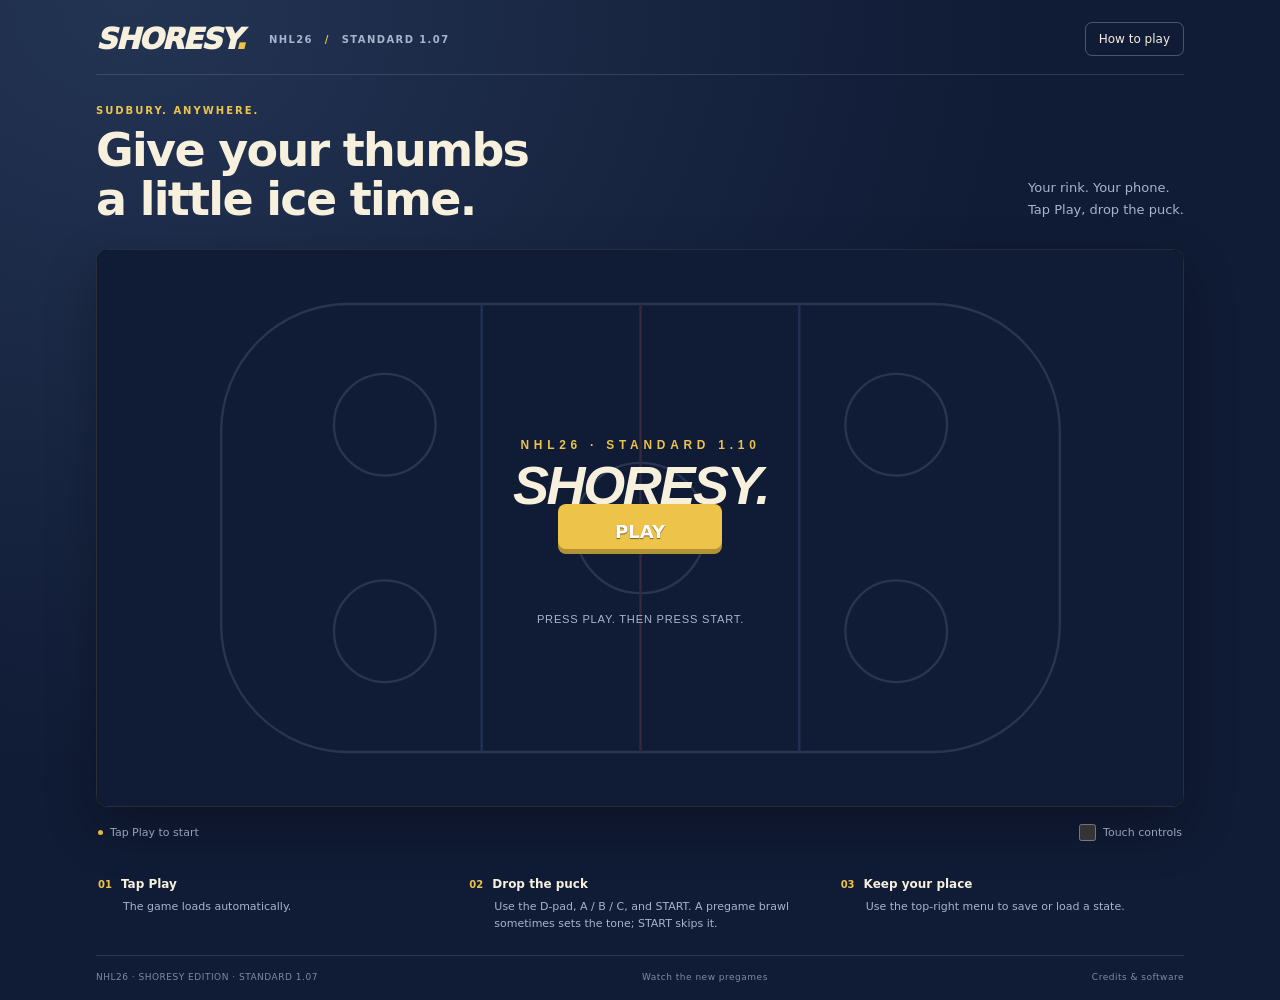
<file: site/index.html>
<!doctype html>
<html lang="en">
<head>
  <meta charset="utf-8">
  <meta name="viewport" content="width=device-width, initial-scale=1, viewport-fit=cover">
  <meta name="theme-color" content="#101b35">
  <meta name="apple-mobile-web-app-capable" content="yes">
  <meta name="apple-mobile-web-app-status-bar-style" content="black-translucent">
  <meta name="description" content="Play NHL26 Shoresy Edition in your browser. Touch controls for iPhone and Android.">
  <title>Shoresy — Play Hockey</title>
  <link rel="icon" href="assets/icon.svg" type="image/svg+xml">
  <link rel="apple-touch-icon" href="assets/icon-180.png">
  <link rel="manifest" href="manifest.webmanifest">
  <link rel="stylesheet" href="styles.css">
  <script defer src="app.js?v=1.07-nosho1"></script>
  <script defer src="controller-check.js"></script>
</head>
<body>
  <main class="shell">
    <header class="masthead">
      <a class="wordmark" href="./" aria-label="Shoresy home">SHORESY<span class="wordmark-dot">.</span></a>
      <span class="edition">NHL26 <span>/</span> STANDARD 1.07</span>
      <button class="help-button" id="help-button" type="button" aria-haspopup="dialog">How to play</button>
    </header>
    <section class="intro" aria-label="Welcome">
      <div><p class="eyebrow">SUDBURY. ANYWHERE.</p><h1>Give your thumbs<br>a little ice time.</h1></div>
      <p class="intro-note">Your rink. Your phone.<br>Tap Play, drop the puck.</p>
    </section>
    <section class="arena" id="arena" aria-label="Shoresy Genesis game">
      <div id="game"></div>
      <p id="load-status" class="load-status" role="status">Getting the rink ready…</p>
      <div id="load-error" class="load-error" role="alert" hidden>
        <h2>The game couldn’t load.</h2>
        <p id="error-message">Check your connection, then try again.</p>
        <button type="button" id="retry-button">Try again</button>
      </div>
    </section>
    <div class="under-rink">
      <p><span class="live-dot" aria-hidden="true"></span><span id="game-status">Tap Play to start</span></p>
      <label class="touch-toggle"><input id="touch-toggle" type="checkbox"> Touch controls</label>
    </div>
    <section class="quick-guide" aria-label="Quick guide">
      <div><span class="step">01</span><strong>Tap Play</strong><p>The game loads automatically.</p></div>
      <div><span class="step">02</span><strong>Drop the puck</strong><p>Use the D-pad, A / B / C, and START. A pregame brawl sometimes sets the tone; START skips it.</p></div>
      <div><span class="step">03</span><strong>Keep your place</strong><p>Use the top-right menu to save or load a state.</p></div>
    </section>
    <footer><span>NHL26 · SHORESY EDITION · STANDARD 1.07</span><a href="brawl-preview/">Watch the new pregames</a><a href="credits.html">Credits &amp; software</a></footer>
  </main>
  <dialog id="help-dialog" aria-labelledby="help-title">
    <div class="dialog-heading"><h2 id="help-title">A little pregame briefing.</h2><button type="button" id="close-help" aria-label="Close instructions">✕</button></div>
    <p>On iPhone, open in <strong>Safari</strong>. On Android, use <strong>Chrome</strong>. Tap <strong>Play</strong>. The game loads automatically.</p>
    <p>Use the <strong>D-pad</strong> to skate and <strong>A / B / C</strong> for the game’s actions. Press <strong>START</strong> to advance the title screen or pause in-game. You can skate and press an action button at the same time.</p>
    <p>The top-right game menu has <strong>Pause, Restart, Save state, and Load state</strong>. Save state downloads a file; Load state lets you pick that file to resume. On iPhone, look in Files → Downloads. Save before leaving the page.</p>
    <p>With a keyboard: <strong>arrow keys</strong> to skate, <strong>A / S / D</strong> for A / B / C, and <strong>Enter</strong> for START. Connected controllers can be mapped in the game menu.</p>
    <p>With a controller: connect it, tap <strong>Play</strong>, and press a controller button while this page is active. Open the game menu → <strong>Control Settings</strong> to select it for Player 1 or change button mappings.</p>
    <button type="button" id="controller-check-button" class="help-button">Check controller</button>
    <p>For a home-screen shortcut, use Safari’s Share → Add to Home Screen or Chrome’s menu → Add to Home screen. An internet connection is required to load the game.</p>
  </dialog>
  <dialog id="controller-dialog" aria-labelledby="controller-title">
    <div class="dialog-heading"><h2 id="controller-title">Controller check</h2><button type="button" id="close-controller-check" aria-label="Close controller check">✕</button></div>
    <p id="controller-status" role="status"></p>
    <ul id="controller-list" class="controller-list"></ul>
    <p>If your controller appears here, close this check and select it for <strong>Player 1</strong> in the game’s <strong>Control Settings</strong>. Press buttons or move a stick to see them register above.</p>
    <p>If it stays missing, reconnect the receiver or USB cable and try again with this page active. Controller details stay on your device.</p>
  </dialog>
  <noscript><p class="noscript">Please enable JavaScript to play Shoresy.</p></noscript>
</body>
</html>
</file>
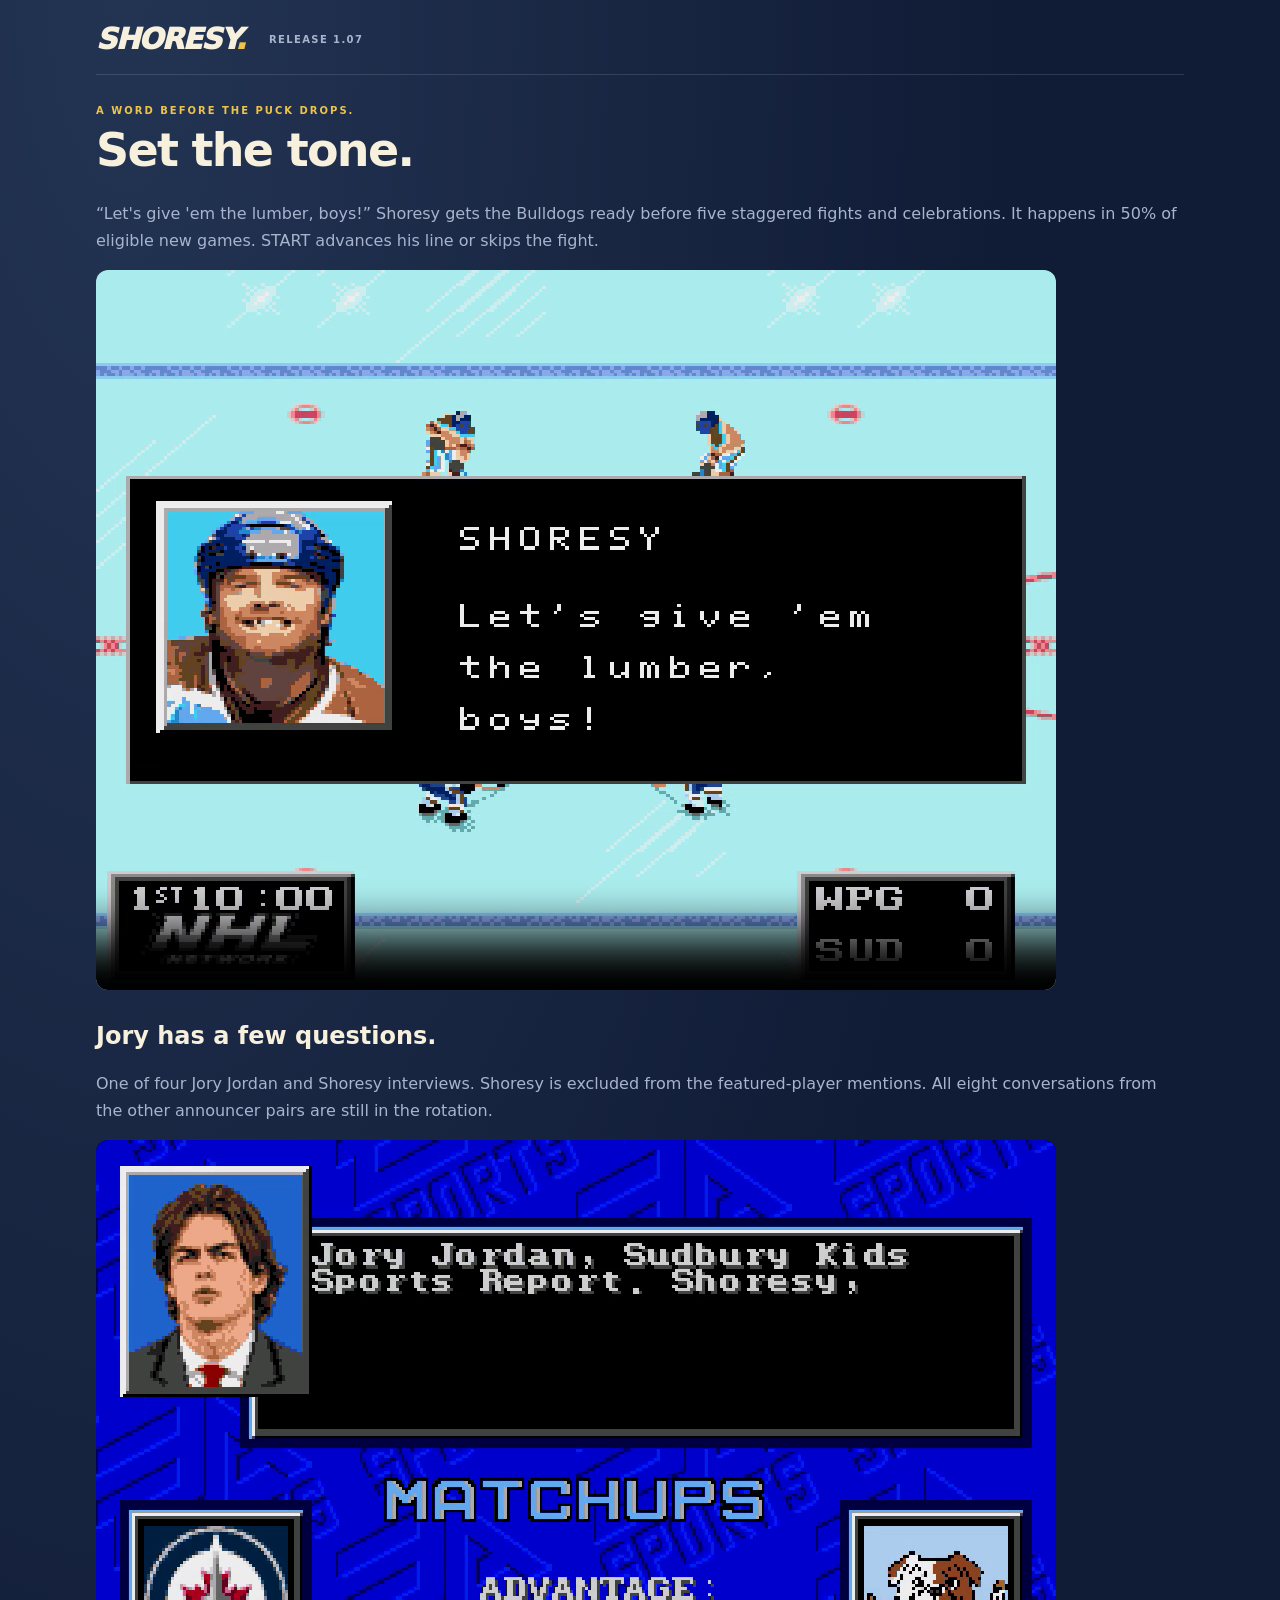
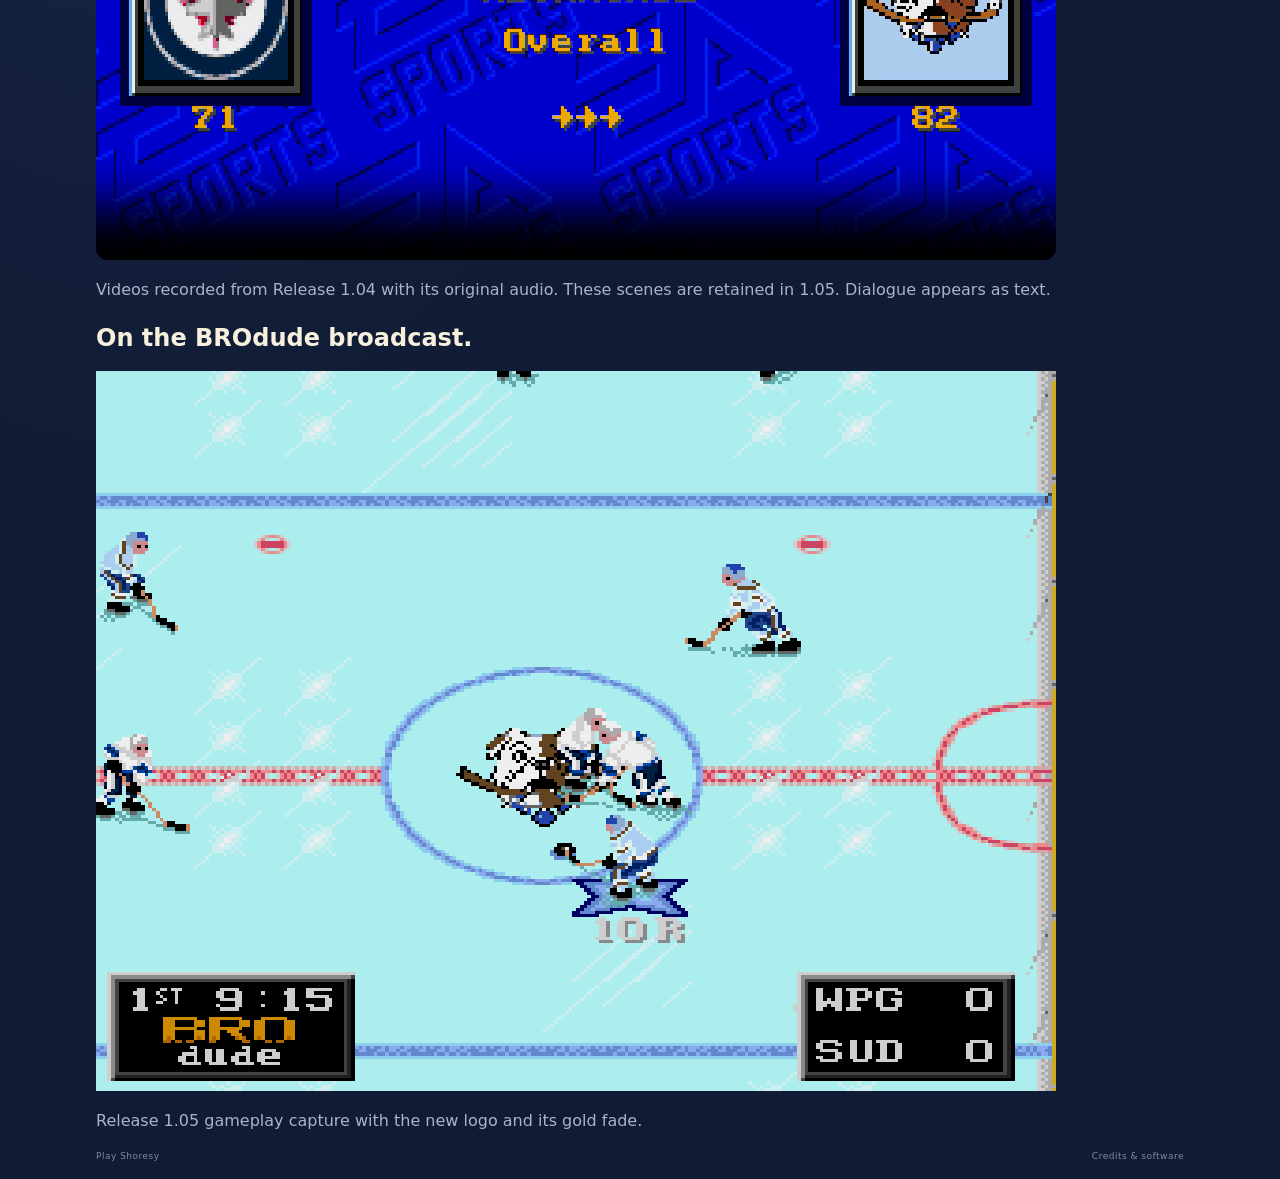
<file: site/brawl-preview/index.html>
<!doctype html>
<html lang="en"><head><meta charset="utf-8"><meta name="viewport" content="width=device-width,initial-scale=1"><title>Shoresy — New Pregames</title><link rel="stylesheet" href="../styles.css"></head>
<body><main class="shell"><header class="masthead"><a class="wordmark" href="../">SHORESY<span class="wordmark-dot">.</span></a><span class="edition">RELEASE 1.07</span></header>
<section class="intro"><div><p class="eyebrow">A WORD BEFORE THE PUCK DROPS.</p><h1>Set the tone.</h1></div></section>
<p style="color:#a8b4cd;line-height:1.7">“Let's give 'em the lumber, boys!” Shoresy gets the Bulldogs ready before five staggered fights and celebrations. It happens in 50% of eligible new games. START advances his line or skips the fight.</p>
<video controls playsinline preload="metadata" poster="fight-poster-1.04.png" src="fight-opener-1.04.mp4" style="display:block;width:100%;max-width:960px;aspect-ratio:4/3;background:#000;border-radius:12px">Your browser can <a href="fight-opener-1.04.mp4">open the video here</a>.</video>
<h2 style="margin-top:2rem">Jory has a few questions.</h2>
<p style="color:#a8b4cd;line-height:1.7">One of four Jory Jordan and Shoresy interviews. Shoresy is excluded from the featured-player mentions. All eight conversations from the other announcer pairs are still in the rotation.</p>
<video controls playsinline preload="metadata" poster="jory-poster-1.04.png" src="jory-shoresy-1.04.mp4" style="display:block;width:100%;max-width:960px;aspect-ratio:4/3;background:#000;border-radius:12px">Your browser can <a href="jory-shoresy-1.04.mp4">open the interview here</a>.</video>
<p style="color:#a8b4cd;line-height:1.7">Videos recorded from Release 1.04 with its original audio. These scenes are retained in 1.05. Dialogue appears as text.</p>
<h2>On the BROdude broadcast.</h2>
<img src="brodude-logo-1.05.png" alt="BROdude logo beneath the period and timer during gameplay" style="display:block;width:100%;max-width:960px;aspect-ratio:4/3;image-rendering:pixelated">
<p style="color:#a8b4cd;line-height:1.7">Release 1.05 gameplay capture with the new logo and its gold fade.</p>
<footer><a href="../?v=release1.07">Play Shoresy</a><a href="../credits.html">Credits &amp; software</a></footer></main></body></html>
</file>
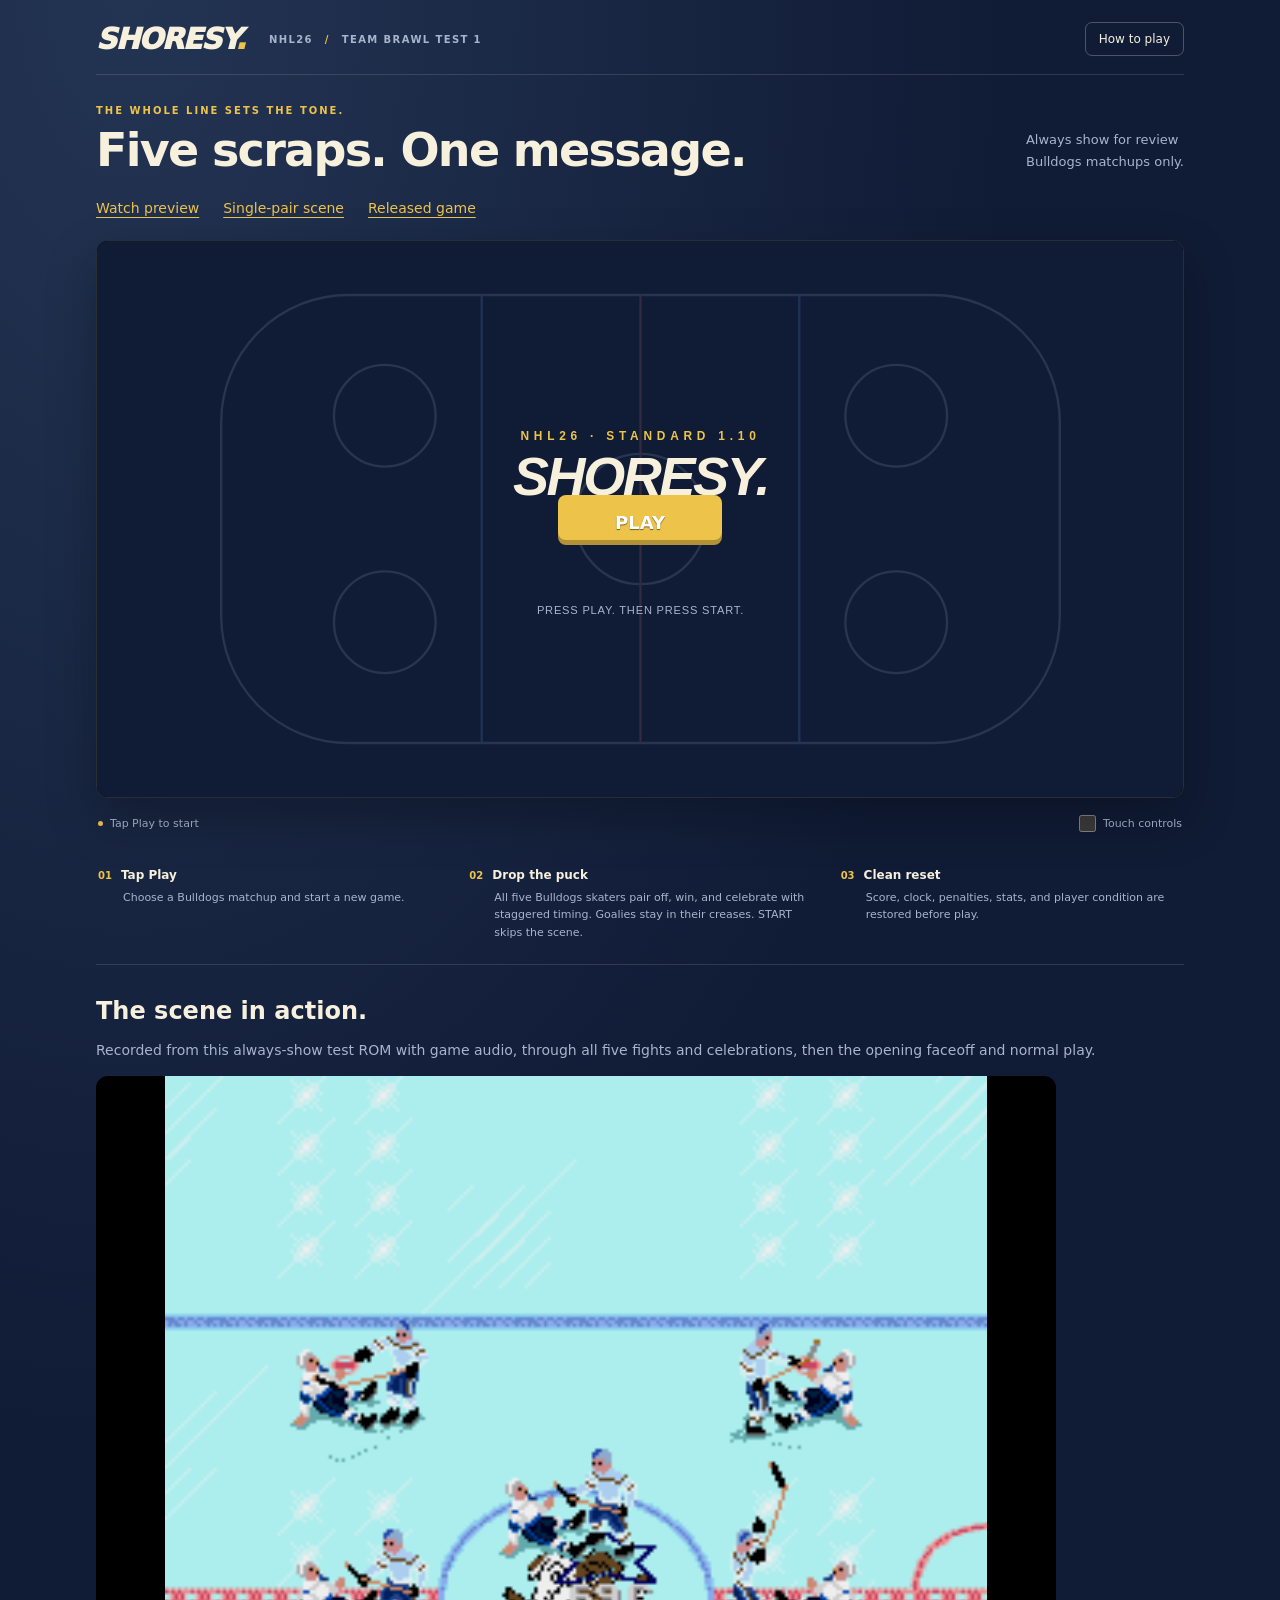
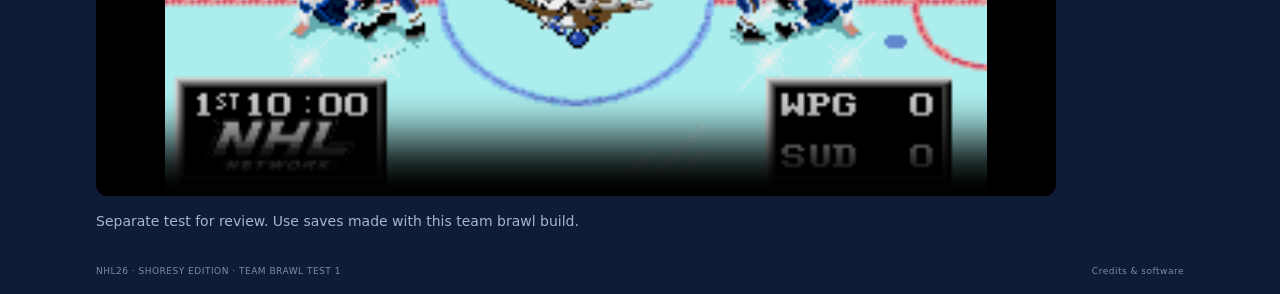
<file: site/brawl-test/index.html>
<!doctype html>
<html lang="en">
<head>
  <meta charset="utf-8">
  <meta name="viewport" content="width=device-width, initial-scale=1, viewport-fit=cover">
  <meta name="theme-color" content="#101b35">
  <meta name="apple-mobile-web-app-capable" content="yes">
  <meta name="apple-mobile-web-app-status-bar-style" content="black-translucent">
  <meta name="description" content="Try the separate Shoresy five-skater team brawl test. Watch the preview or play on iPhone and Android.">
  <title>Shoresy — Team Brawl Test</title>
  <link rel="icon" href="../assets/icon.svg" type="image/svg+xml">
  <link rel="apple-touch-icon" href="../assets/icon-180.png">

  <link rel="stylesheet" href="../styles.css">
  <script defer src="app.js?v=brawl1"></script>
  <script defer src="../controller-check.js"></script>
  <style>
    .prototype-links { display:flex; flex-wrap:wrap; gap:12px 24px; margin:0 0 24px; font-size:14px; }
    .prototype-links a { color:#edc34a; text-underline-offset:4px; }
    .prototype-preview { margin:32px 0; scroll-margin-top:16px; }
    .prototype-preview h2 { margin:0 0 8px; }
    .prototype-preview p { color:#a8b4cd; font-size:14px; line-height:1.7; }
    .prototype-preview video { display:block; width:100%; max-width:960px; aspect-ratio:4/3; background:#000; border-radius:12px; }
  </style>
</head>
<body>
  <main class="shell">
    <header class="masthead">
      <a class="wordmark" href="./" aria-label="Shoresy home">SHORESY<span class="wordmark-dot">.</span></a>
      <span class="edition">NHL26 <span>/</span> TEAM BRAWL TEST 1</span>
      <button class="help-button" id="help-button" type="button" aria-haspopup="dialog">How to play</button>
    </header>
    <section class="intro" aria-label="Welcome">
      <div><p class="eyebrow">THE WHOLE LINE SETS THE TONE.</p><h1>Five scraps. One message.</h1></div>
      <p class="intro-note"><span id="prototype-mode">Always show for review</span><br>Bulldogs matchups only.</p>
    </section>
    <nav class="prototype-links" aria-label="Prototype options">
      <a href="#preview">Watch preview</a><a href="../prototype/?always=1&amp;v=celebration3">Single-pair scene</a><a href="../">Released game</a>
    </nav>
    <section class="arena" id="arena" aria-label="Shoresy Genesis game">
      <div id="game"></div>
      <p id="load-status" class="load-status" role="status">Getting the rink ready…</p>
      <div id="load-error" class="load-error" role="alert" hidden>
        <h2>The game couldn’t load.</h2>
        <p id="error-message">Check your connection, then try again.</p>
        <button type="button" id="retry-button">Try again</button>
      </div>
    </section>
    <div class="under-rink">
      <p><span class="live-dot" aria-hidden="true"></span><span id="game-status">Tap Play to start</span></p>
      <label class="touch-toggle"><input id="touch-toggle" type="checkbox"> Touch controls</label>
    </div>
    <section class="quick-guide" aria-label="Quick guide">
      <div><span class="step">01</span><strong>Tap Play</strong><p>Choose a Bulldogs matchup and start a new game.</p></div>
      <div><span class="step">02</span><strong>Drop the puck</strong><p>All five Bulldogs skaters pair off, win, and celebrate with staggered timing. Goalies stay in their creases. START skips the scene.</p></div>
      <div><span class="step">03</span><strong>Clean reset</strong><p>Score, clock, penalties, stats, and player condition are restored before play.</p></div>
    </section>
    <section id="preview" class="prototype-preview" aria-label="Video preview">
      <h2>The scene in action.</h2><p>Recorded from this always-show test ROM with game audio, through all five fights and celebrations, then the opening faceoff and normal play.</p>
      <video controls playsinline preload="metadata" poster="preview-poster.png?v=brawl1" src="team-brawl-preview.mp4?v=brawl1">Your browser can <a href="team-brawl-preview.mp4?v=brawl1">open the video here</a>.</video>
      <p>Separate test for review. Use saves made with this team brawl build.</p>
    </section>
    <footer><span>NHL26 · SHORESY EDITION · TEAM BRAWL TEST 1</span><a href="../credits.html">Credits &amp; software</a></footer>
  </main>
  <dialog id="help-dialog" aria-labelledby="help-title">
    <div class="dialog-heading"><h2 id="help-title">A little pregame briefing.</h2><button type="button" id="close-help" aria-label="Close instructions">✕</button></div>
    <p>On iPhone, open in <strong>Safari</strong>. On Android, use <strong>Chrome</strong>. Tap <strong>Play</strong>. The game loads automatically.</p>
    <p>Use the <strong>D-pad</strong> to skate and <strong>A / B / C</strong> for the game’s actions. Press <strong>START</strong> to advance the title screen or pause in-game. You can skate and press an action button at the same time.</p>
    <p>The game menu has <strong>Pause, Restart, Save state, and Load state</strong>. Save state downloads a file; Load state lets you pick that file to resume. On iPhone, look in Files → Downloads. Save before leaving the page.</p>
    <p>With a keyboard: <strong>arrow keys</strong> to skate, <strong>A / S / D</strong> for A / B / C, and <strong>Enter</strong> for START. Connected controllers can be mapped in the game menu.</p>
    <p>With a controller: connect it, tap <strong>Play</strong>, and press a controller button while this page is active. Open the game menu → <strong>Control Settings</strong> to select it for Player 1 or change button mappings.</p>
    <button type="button" id="controller-check-button" class="help-button">Check controller</button>
    <p>This prototype runs in the browser. An internet connection is required to load it.</p>
  </dialog>
  <dialog id="controller-dialog" aria-labelledby="controller-title">
    <div class="dialog-heading"><h2 id="controller-title">Controller check</h2><button type="button" id="close-controller-check" aria-label="Close controller check">✕</button></div>
    <p id="controller-status" role="status"></p>
    <ul id="controller-list" class="controller-list"></ul>
    <p>If your controller appears here, close this check and select it for <strong>Player 1</strong> in the game’s <strong>Control Settings</strong>. Press buttons or move a stick to see them register above.</p>
    <p>If it stays missing, reconnect the receiver or USB cable and try again with this page active. Controller details stay on your device.</p>
  </dialog>
  <noscript><p class="noscript">Please enable JavaScript to play Shoresy.</p></noscript>
</body>
</html>
</file>
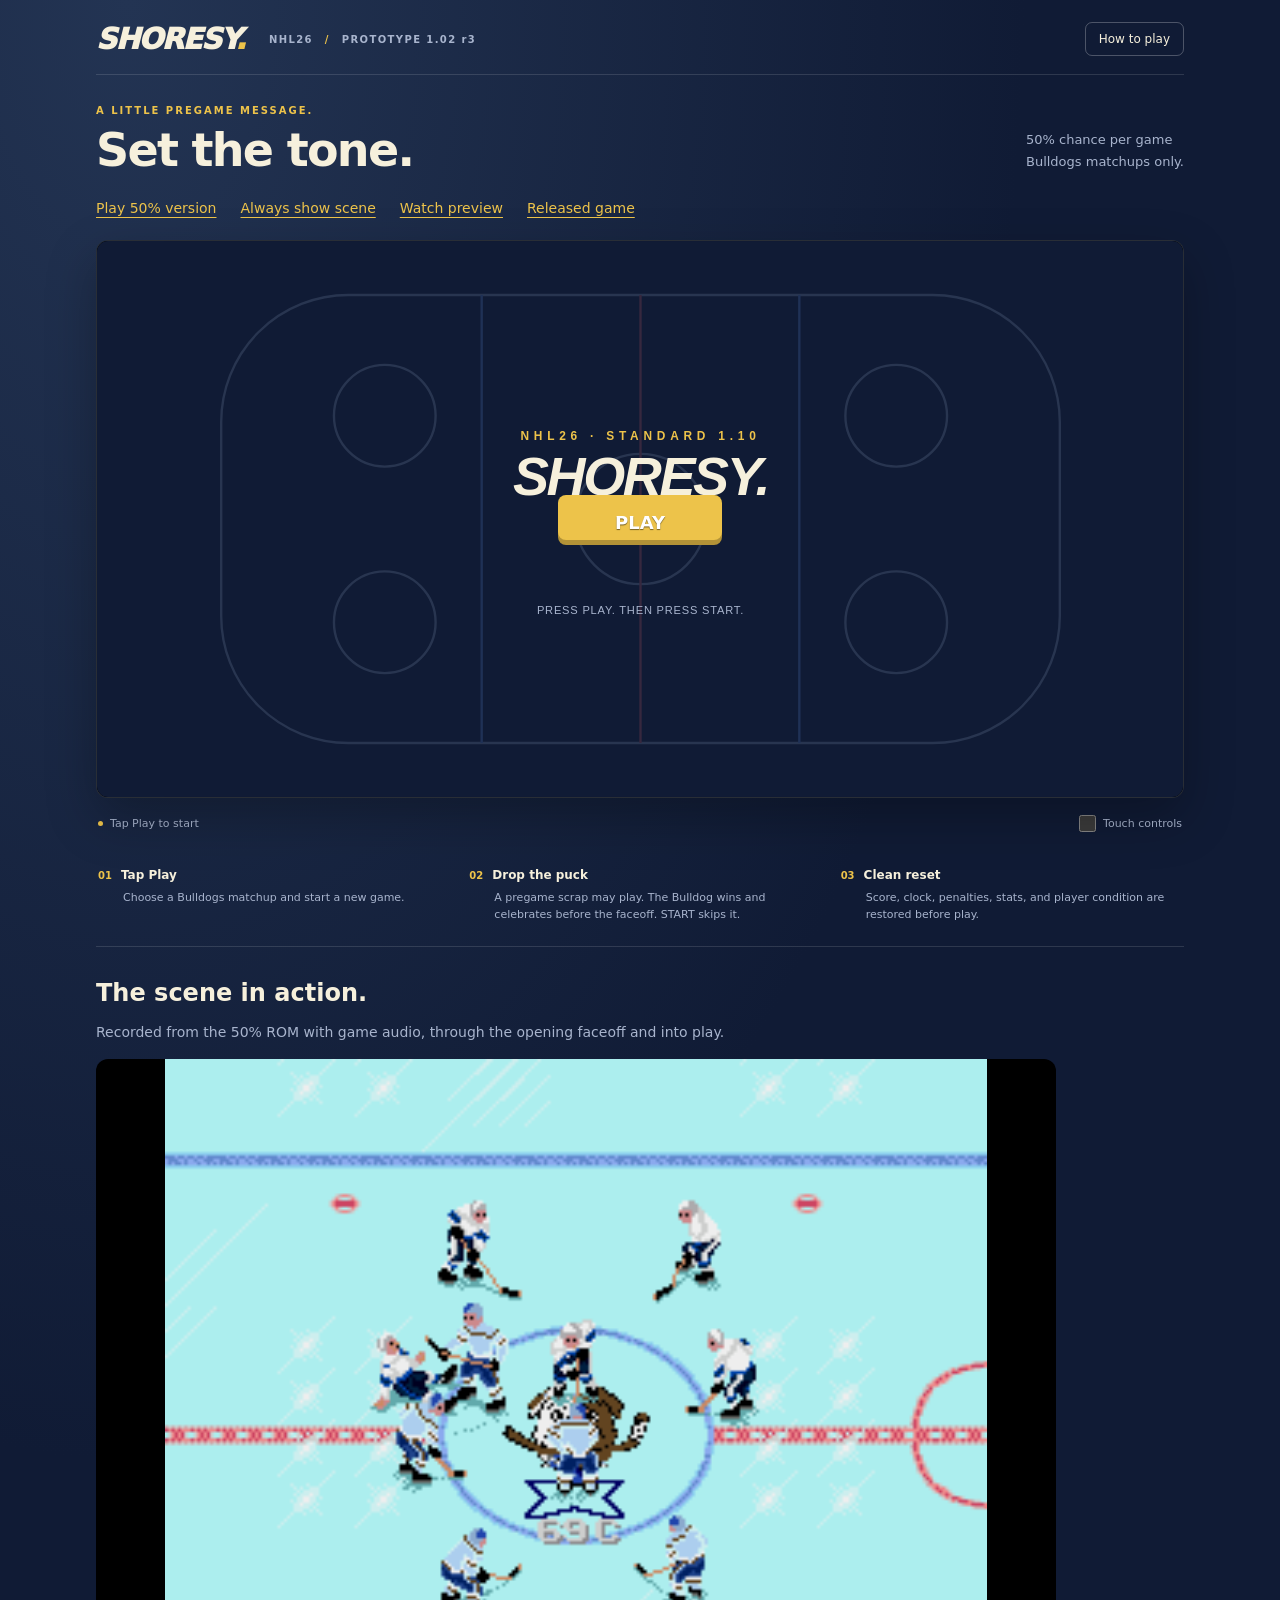
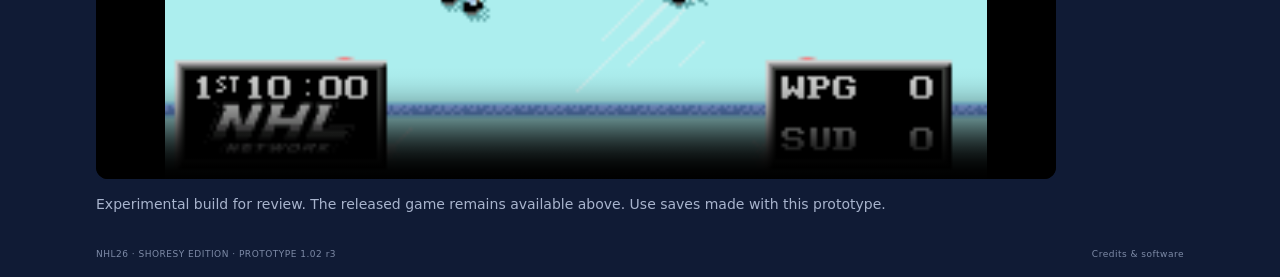
<file: site/prototype/index.html>
<!doctype html>
<html lang="en">
<head>
  <meta charset="utf-8">
  <meta name="viewport" content="width=device-width, initial-scale=1, viewport-fit=cover">
  <meta name="theme-color" content="#101b35">
  <meta name="apple-mobile-web-app-capable" content="yes">
  <meta name="apple-mobile-web-app-status-bar-style" content="black-translucent">
  <meta name="description" content="Try the experimental Shoresy pregame scrap. Watch the preview or play on iPhone and Android.">
  <title>Shoresy — Pregame Scrap Prototype</title>
  <link rel="icon" href="../assets/icon.svg" type="image/svg+xml">
  <link rel="apple-touch-icon" href="../assets/icon-180.png">
  
  <link rel="stylesheet" href="../styles.css">
  <script defer src="app.js?v=pregame-prototype3"></script>
  <script defer src="../controller-check.js"></script>
  <style>
    .prototype-links { display:flex; flex-wrap:wrap; gap:12px 24px; margin:0 0 24px; font-size:14px; }
    .prototype-links a { color:#edc34a; text-underline-offset:4px; }
    .prototype-preview { margin:32px 0; scroll-margin-top:16px; }
    .prototype-preview h2 { margin:0 0 8px; }
    .prototype-preview p { color:#a8b4cd; font-size:14px; line-height:1.7; }
    .prototype-preview video { display:block; width:100%; max-width:960px; aspect-ratio:4/3; background:#000; border-radius:12px; }
  </style>
</head>
<body>
  <main class="shell">
    <header class="masthead">
      <a class="wordmark" href="./" aria-label="Shoresy home">SHORESY<span class="wordmark-dot">.</span></a>
      <span class="edition">NHL26 <span>/</span> PROTOTYPE 1.02 r3</span>
      <button class="help-button" id="help-button" type="button" aria-haspopup="dialog">How to play</button>
    </header>
    <section class="intro" aria-label="Welcome">
      <div><p class="eyebrow">A LITTLE PREGAME MESSAGE.</p><h1>Set the tone.</h1></div>
      <p class="intro-note"><span id="prototype-mode">50% chance per game</span><br>Bulldogs matchups only.</p>
    </section>
    <nav class="prototype-links" aria-label="Prototype options">
      <a href="?v=celebration3">Play 50% version</a><a href="?always=1&amp;v=celebration3">Always show scene</a><a href="#preview">Watch preview</a><a href="../">Released game</a>
    </nav>
    <section class="arena" id="arena" aria-label="Shoresy Genesis game">
      <div id="game"></div>
      <p id="load-status" class="load-status" role="status">Getting the rink ready…</p>
      <div id="load-error" class="load-error" role="alert" hidden>
        <h2>The game couldn’t load.</h2>
        <p id="error-message">Check your connection, then try again.</p>
        <button type="button" id="retry-button">Try again</button>
      </div>
    </section>
    <div class="under-rink">
      <p><span class="live-dot" aria-hidden="true"></span><span id="game-status">Tap Play to start</span></p>
      <label class="touch-toggle"><input id="touch-toggle" type="checkbox"> Touch controls</label>
    </div>
    <section class="quick-guide" aria-label="Quick guide">
      <div><span class="step">01</span><strong>Tap Play</strong><p>Choose a Bulldogs matchup and start a new game.</p></div>
      <div><span class="step">02</span><strong>Drop the puck</strong><p>A pregame scrap may play. The Bulldog wins and celebrates before the faceoff. START skips it.</p></div>
      <div><span class="step">03</span><strong>Clean reset</strong><p>Score, clock, penalties, stats, and player condition are restored before play.</p></div>
    </section>
    <section id="preview" class="prototype-preview" aria-label="Video preview">
      <h2>The scene in action.</h2><p>Recorded from the 50% ROM with game audio, through the opening faceoff and into play.</p>
      <video controls playsinline preload="metadata" poster="preview-poster.png?v=celebration3" src="pregame-scrap-preview.mp4?v=celebration3">Your browser can <a href="pregame-scrap-preview.mp4?v=celebration3">open the video here</a>.</video>
      <p>Experimental build for review. The released game remains available above. Use saves made with this prototype.</p>
    </section>
    <footer><span>NHL26 · SHORESY EDITION · PROTOTYPE 1.02 r3</span><a href="../credits.html">Credits &amp; software</a></footer>
  </main>
  <dialog id="help-dialog" aria-labelledby="help-title">
    <div class="dialog-heading"><h2 id="help-title">A little pregame briefing.</h2><button type="button" id="close-help" aria-label="Close instructions">✕</button></div>
    <p>On iPhone, open in <strong>Safari</strong>. On Android, use <strong>Chrome</strong>. Tap <strong>Play</strong>. The game loads automatically.</p>
    <p>Use the <strong>D-pad</strong> to skate and <strong>A / B / C</strong> for the game’s actions. Press <strong>START</strong> to advance the title screen or pause in-game. You can skate and press an action button at the same time.</p>
    <p>The game menu has <strong>Pause, Restart, Save state, and Load state</strong>. Save state downloads a file; Load state lets you pick that file to resume. On iPhone, look in Files → Downloads. Save before leaving the page.</p>
    <p>With a keyboard: <strong>arrow keys</strong> to skate, <strong>A / S / D</strong> for A / B / C, and <strong>Enter</strong> for START. Connected controllers can be mapped in the game menu.</p>
    <p>With a controller: connect it, tap <strong>Play</strong>, and press a controller button while this page is active. Open the game menu → <strong>Control Settings</strong> to select it for Player 1 or change button mappings.</p>
    <button type="button" id="controller-check-button" class="help-button">Check controller</button>
    <p>This prototype runs in the browser. An internet connection is required to load it.</p>
  </dialog>
  <dialog id="controller-dialog" aria-labelledby="controller-title">
    <div class="dialog-heading"><h2 id="controller-title">Controller check</h2><button type="button" id="close-controller-check" aria-label="Close controller check">✕</button></div>
    <p id="controller-status" role="status"></p>
    <ul id="controller-list" class="controller-list"></ul>
    <p>If your controller appears here, close this check and select it for <strong>Player 1</strong> in the game’s <strong>Control Settings</strong>. Press buttons or move a stick to see them register above.</p>
    <p>If it stays missing, reconnect the receiver or USB cable and try again with this page active. Controller details stay on your device.</p>
  </dialog>
  <noscript><p class="noscript">Please enable JavaScript to play Shoresy.</p></noscript>
</body>
</html>
</file>
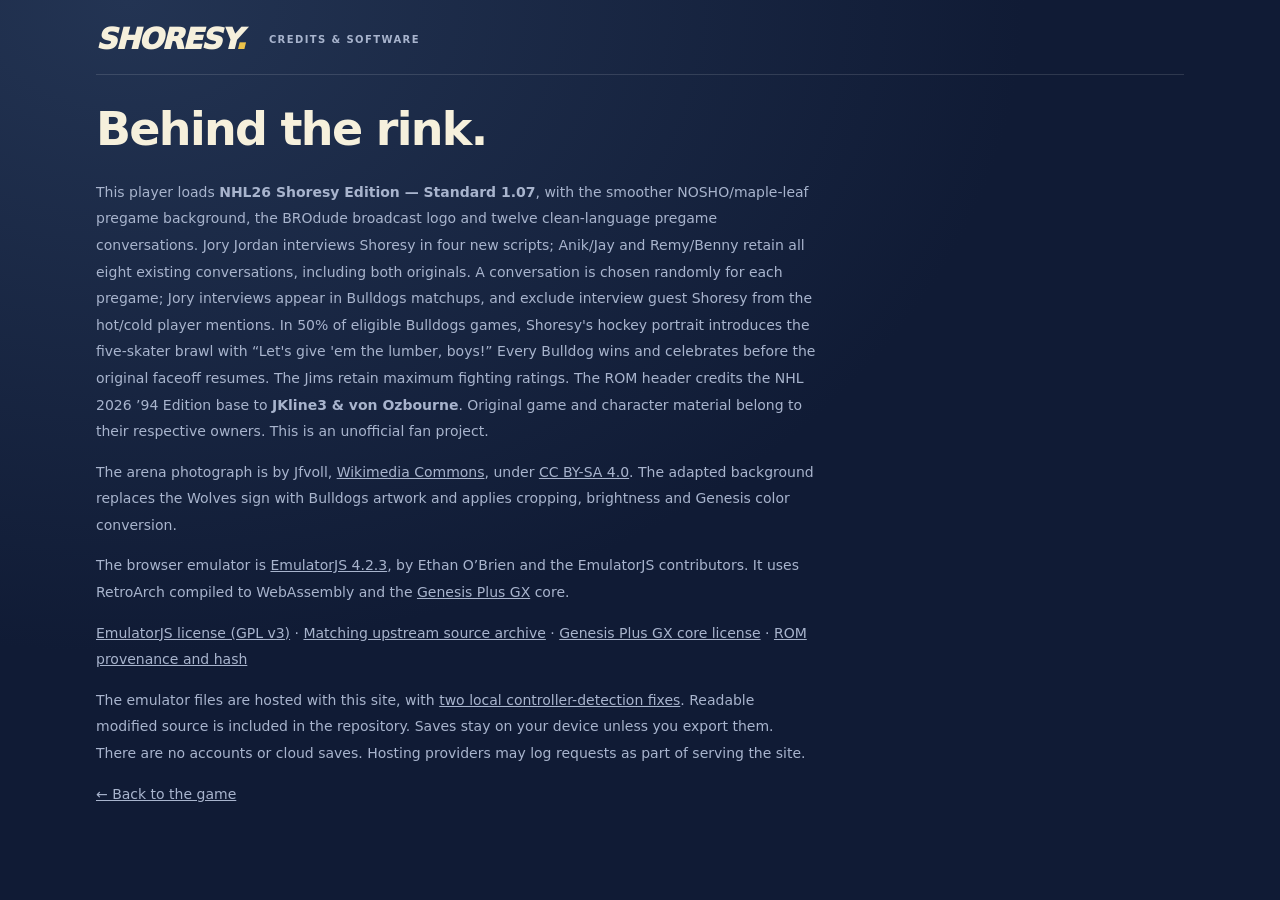
<file: site/credits.html>
<!doctype html>
<html lang="en"><head><meta charset="utf-8"><meta name="viewport" content="width=device-width,initial-scale=1"><title>Shoresy — Credits</title><link rel="stylesheet" href="styles.css"></head>
<body><main class="shell"><header class="masthead"><a class="wordmark" href="./">SHORESY<span class="wordmark-dot">.</span></a><span class="edition">CREDITS &amp; SOFTWARE</span></header>
<section class="intro"><h1>Behind the rink.</h1></section>
<section style="max-width:720px;font-size:14px;line-height:1.9;color:#a8b4cd">
<p>This player loads <strong>NHL26 Shoresy Edition — Standard 1.07</strong>, with the smoother NOSHO/maple-leaf pregame background, the BROdude broadcast logo and twelve clean-language pregame conversations. Jory Jordan interviews Shoresy in four new scripts; Anik/Jay and Remy/Benny retain all eight existing conversations, including both originals. A conversation is chosen randomly for each pregame; Jory interviews appear in Bulldogs matchups, and exclude interview guest Shoresy from the hot/cold player mentions. In 50% of eligible Bulldogs games, Shoresy's hockey portrait introduces the five-skater brawl with “Let's give 'em the lumber, boys!” Every Bulldog wins and celebrates before the original faceoff resumes. The Jims retain maximum fighting ratings. The ROM header credits the NHL 2026 ’94 Edition base to <strong>JKline3 &amp; von Ozbourne</strong>. Original game and character material belong to their respective owners. This is an unofficial fan project.</p>
<p>The arena photograph is by Jfvoll, <a href="https://commons.wikimedia.org/wiki/File:Sudbury_Community_Arena_-_Exterior.JPG">Wikimedia Commons</a>, under <a href="https://creativecommons.org/licenses/by-sa/4.0/">CC BY-SA 4.0</a>. The adapted background replaces the Wolves sign with Bulldogs artwork and applies cropping, brightness and Genesis color conversion.</p>
<p>The browser emulator is <a href="https://github.com/EmulatorJS/EmulatorJS/tree/v4.2.3">EmulatorJS 4.2.3</a>, by Ethan O’Brien and the EmulatorJS contributors. It uses RetroArch compiled to WebAssembly and the <a href="https://github.com/EmulatorJS/Genesis-Plus-GX">Genesis Plus GX</a> core.</p>
<p><a href="emulator/LICENSE">EmulatorJS license (GPL v3)</a> · <a href="emulator/EmulatorJS-v4.2.3-source.tar.gz">Matching upstream source archive</a> · <a href="emulator/cores/GENESIS-LICENSE.txt">Genesis Plus GX core license</a> · <a href="roms/provenance.json">ROM provenance and hash</a></p>
<p>The emulator files are hosted with this site, with <a href="emulator/PATCHES.md">two local controller-detection fixes</a>. Readable modified source is included in the repository. Saves stay on your device unless you export them. There are no accounts or cloud saves. Hosting providers may log requests as part of serving the site.</p>
<p><a href="./">← Back to the game</a></p></section></main></body></html>
</file>
<file: site/styles.css>
:root { color-scheme: dark; --navy: #101b35; --cream: #f6f0dc; --yellow: #edc34a; --muted: #a8b4cd; --rail: clamp(130px, 18vw, 176px); }
* { box-sizing: border-box; }
html { background: var(--navy); }
body { margin: 0; color: var(--cream); font-family: system-ui, -apple-system, BlinkMacSystemFont, "Segoe UI", sans-serif; background: radial-gradient(ellipse at 10% 0%, #233453 0, var(--navy) 55%); }
button, a, input { -webkit-tap-highlight-color: transparent; }
button, a { touch-action: manipulation; }
button { font: inherit; cursor: pointer; }
a { color: inherit; }
[hidden] { display: none !important; }
:focus-visible { outline: 3px solid var(--yellow); outline-offset: 4px; }
.shell { max-width: 1152px; margin: auto; padding: 22px 32px 18px; }
.masthead { display: flex; align-items: center; gap: 24px; border-bottom: 1px solid #ffffff20; padding-bottom: 18px; }
.wordmark { font-size: 29px; font-weight: 950; font-style: italic; letter-spacing: -1.4px; text-decoration: none; }
.wordmark-dot { color: var(--yellow); }
.edition { font: 650 10px/1.3 system-ui, sans-serif; letter-spacing: 1.4px; color: var(--muted); }
.edition span { margin: 0 7px; color: var(--yellow); }
.help-button { margin-left: auto; background: transparent; border: 1px solid #ffffff40; border-radius: 7px; padding: 9px 13px; color: var(--cream); font-size: 12px; }
.help-button:hover { background: #ffffff12; }
.intro { display: flex; justify-content: space-between; align-items: flex-end; margin: 30px 0 25px; }
.eyebrow { font-size: 10px; font-weight: 800; letter-spacing: 2px; color: var(--yellow); margin: 0 0 10px; }
h1 { font-size: clamp(28px, 4vw, 46px); line-height: 1.06; letter-spacing: -1.7px; margin: 0; font-weight: 850; }
.intro-note { color: var(--muted); font-size: 13px; line-height: 1.7; margin: 0 0 2px; }
.arena { position: relative; height: min(62vh, 570px); min-height: 360px; overflow: hidden; border: 1px solid #ffffff25; border-radius: 12px; background: #050a14; box-shadow: 0 20px 50px #0004; touch-action: none; }
#game { width: 100%; height: 100%; }
.load-status { position: absolute; inset: auto 0 22px; text-align: center; color: var(--muted); font-size: 13px; pointer-events: none; }
.load-error { position: absolute; z-index: 30; inset: 0; display: flex; align-items: center; justify-content: center; flex-direction: column; padding: 28px; background: var(--navy); text-align: center; }
.load-error h2 { font-size: 23px; }.load-error p { max-width: 420px; color: var(--muted); }
.load-error button { background: var(--yellow); color: var(--navy); border: none; border-radius: 6px; padding: 13px 24px; font-weight: 750; }
.under-rink { display: flex; align-items: center; justify-content: space-between; gap: 16px; color: var(--muted); font-size: 11px; margin: 10px 2px 24px; }
.under-rink p { margin: 0; display: flex; align-items: center; gap: 7px; }
.live-dot { width: 5px; height: 5px; border-radius: 50%; background: var(--yellow); }
.touch-toggle { display: flex; align-items: center; gap: 7px; cursor: pointer; min-height: 32px; }
.touch-toggle input { accent-color: var(--yellow); width: 17px; height: 17px; margin: 0; }
.quick-guide { display: grid; grid-template-columns: repeat(3, 1fr); gap: 30px; padding: 0 2px 22px; border-bottom: 1px solid #ffffff20; }
.step { color: var(--yellow); font-size: 10px; font-weight: 850; margin-right: 9px; }.quick-guide strong { font-size: 12px; }.quick-guide p { font-size: 11px; line-height: 1.6; color: var(--muted); margin: 6px 0 0 25px; }
footer { display: flex; justify-content: space-between; gap: 15px; margin: 16px 0 0; color: #7e8ba7; font-size: 9px; letter-spacing: .5px; }
footer a { text-decoration: none; }
dialog { background: #172641; color: var(--cream); border: 1px solid #ffffff30; border-radius: 12px; padding: 24px; width: min(560px, calc(100% - 28px)); max-height: calc(100dvh - 40px); }
dialog::backdrop { background: #000b; }
.dialog-heading { display: flex; align-items: flex-start; gap: 15px; }.dialog-heading h2 { margin: 0; font-size: 23px; letter-spacing: -.5px; }.dialog-heading button { margin-left: auto; border: none; background: transparent; color: var(--cream); padding: 4px 8px; }
dialog p { font-size: 13px; line-height: 1.8; color: var(--muted); }dialog strong { color: var(--cream); }
.noscript { padding: 20px; text-align: center; }
.controller-list { padding-left: 20px; font-size: 13px; line-height: 1.7; overflow-wrap: anywhere; }.controller-list li { margin-bottom: 12px; }
/* Specific selectors keep the upstream stylesheet unmodified. */
#game .ejs_start_button { background: var(--yellow); color: var(--navy); font: 800 18px/1.5 system-ui, sans-serif; border: none; border-radius: 8px; min-width: 164px; padding: 14px 28px; box-shadow: 0 5px 0 #b29237; }
#game .ejs_start_button:hover { background: #f7d574; }
#game .ejs_canvas { image-rendering: pixelated; }
#game .ejs_virtualGamepad_parent { bottom: 0; height: 100%; pointer-events: none; }
#game .ejs_virtualGamepad_left { left: 10px; bottom: 50%; transform: translateY(50%); width: 120px; height: 120px; pointer-events: auto; }
#game .ejs_virtualGamepad_right { right: 8px; bottom: 50%; transform: translateY(50%); width: 140px; height: 140px; pointer-events: auto; }
#game .ejs_virtualGamepad_bottom { bottom: 10px; width: 124px; height: 32px; pointer-events: auto; }
#game .ejs_virtualGamepad_button { width: 54px; height: 54px; line-height: 52px; background: #263855; border: 2px solid #7487a8; color: var(--cream); box-shadow: 0 4px 0 #080f20; touch-action: none; transition: background .05s; }
#game .ejs_virtualGamepad_button_down { background: #9e8132; border-color: var(--yellow); box-shadow: none; }
#game .b_start { width: 82px !important; height: 30px; line-height: 28px; border-radius: 20px; letter-spacing: 1px; left: 21px !important; }
#game .ejs_dpad_main { opacity: 1; }
#game .ejs_dpad_bar { background: #536887; }
#game .ejs_virtualGamepad_open { z-index: 12; top: 10px; right: 10px; width: 32px; height: 32px; display: flex; align-items: center; justify-content: center; background: #172641dd; border: 1px solid #7487a8; border-radius: 6px; }
#game .ejs_virtualGamepad_open svg { width: 18px; height: 18px; }
.touch-layout #game .ejs_canvas_parent { position: absolute; left: var(--rail); width: calc(100% - 2 * var(--rail)); height: 100%; }
@media (max-width: 620px) {
  .shell { padding: max(14px, env(safe-area-inset-top)) 14px 18px; }
  .masthead { gap: 10px; padding-bottom: 12px; }.wordmark { font-size: 24px; }.edition { font-size: 8px; letter-spacing: .4px; }.edition span { margin: 0 3px; }.help-button { padding: 9px; font-size: 10px; }
  .intro { margin: 22px 0 18px; }.intro-note { display: none; }h1 { font-size: 32px; }
  .quick-guide { gap: 12px; }.quick-guide strong { font-size: 11px; }.quick-guide p { margin-left: 0; font-size: 10px; }.step { display: block; margin: 0 0 6px; }
  footer { font-size: 8px; }
}
@media (orientation: portrait) {
  .arena { height: calc((100vw - 30px) * .75); min-height: 0; max-height: 740px; }
  .touch-layout .arena { height: calc((100vw - 30px) * .75 + 210px); min-height: 0; max-height: 740px; }
  .touch-layout #game .ejs_canvas_parent { top: 0; left: 0; width: 100%; height: calc(100% - 210px); }
  .touch-layout #game .ejs_virtualGamepad_left, .touch-layout #game .ejs_virtualGamepad_right { bottom: 60px; transform: none; }
  .touch-layout #game .ejs_virtualGamepad_bottom { bottom: 20px; }
  .playing .intro { display: none; }
}
@media (orientation: landscape) and (max-height: 600px) {
  .shell { max-width: none; padding: env(safe-area-inset-top) max(8px, env(safe-area-inset-right)) env(safe-area-inset-bottom) max(8px, env(safe-area-inset-left)); }
  .masthead { height: 40px; padding: 3px 4px; border: none; gap: 12px; }.wordmark { font-size: 21px; }.edition { font-size: 9px; letter-spacing: .5px; }.help-button { font-size: 10px; padding: 7px 10px; }
  .intro, .quick-guide, footer, .under-rink { display: none; }
  .arena { height: calc(100vh - 40px - env(safe-area-inset-top) - env(safe-area-inset-bottom)); height: calc(100dvh - 40px - env(safe-area-inset-top) - env(safe-area-inset-bottom)); min-height: 0; border-radius: 8px; }
  .touch-layout #game .ejs_virtualGamepad_left { left: 5px; width: 112px; height: 112px; }
  .touch-layout #game .ejs_virtualGamepad_right { right: 3px; width: 128px; }
  #game .ejs_virtualGamepad_button { width: 50px; height: 50px; line-height: 48px; }
}
@media (prefers-reduced-motion: reduce) { *, *::before, *::after { animation: none !important; transition: none !important; } }
</file>
